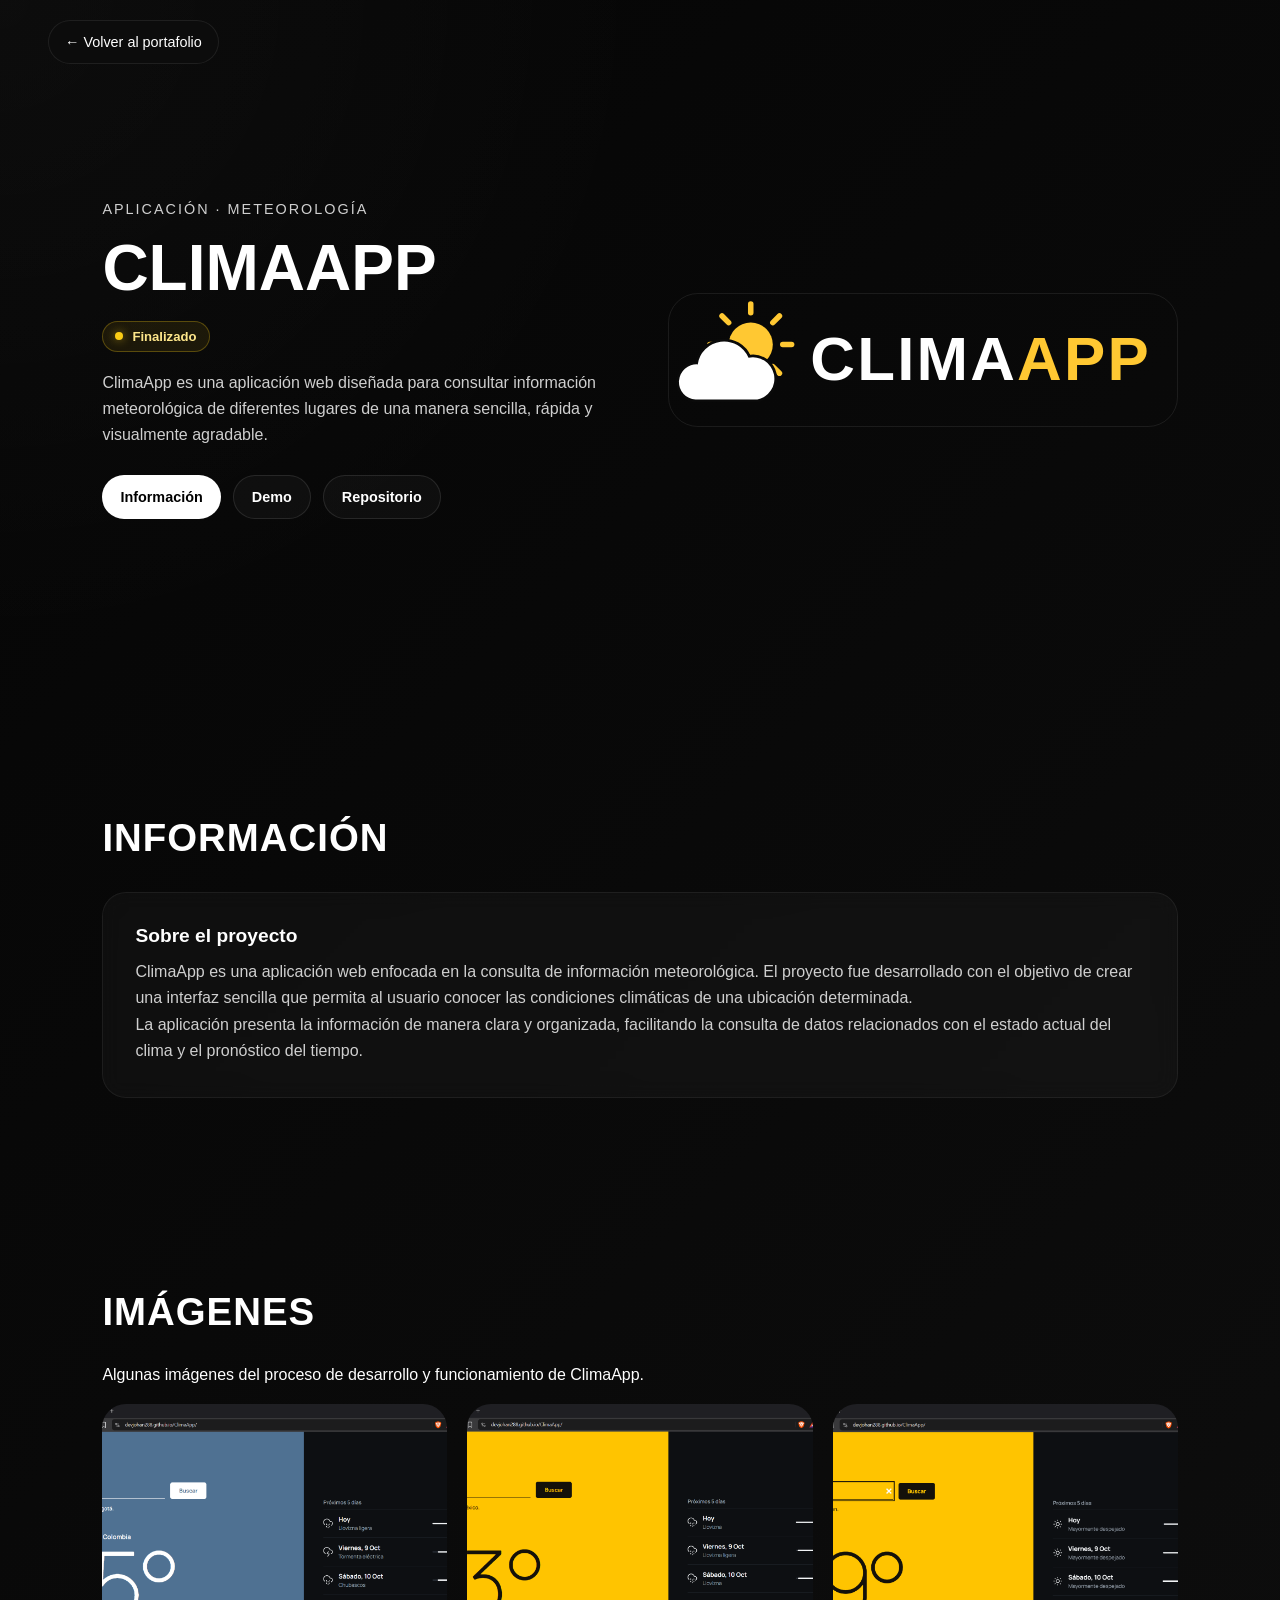
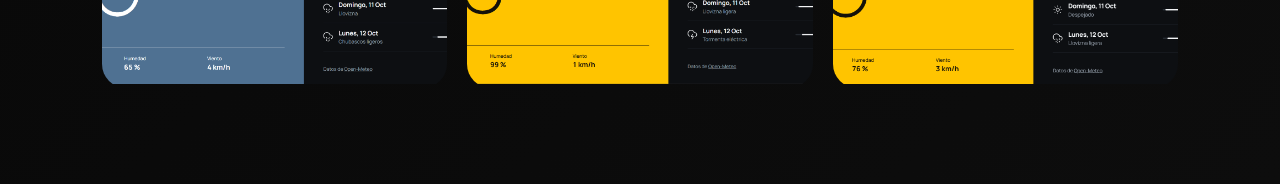
<file: src/Proyectos/ClimaApp/index.html>
<!DOCTYPE html>
<html lang="es">

<head>

  <meta charset="UTF-8" />
  <meta name="viewport" content="width=device-width, initial-scale=1.0" />

  <meta name="description"
    content="Información, características y galería de ClimaApp, una aplicación de pronóstico del tiempo desarrollada como proyecto de software.">

  <title>ClimaApp | Portafolio</title>

  <link rel="stylesheet" href="../../assets/css/p.css">

</head>

<body class="naruto-project">

  <a class="back-to-portfolio" href="../../../index.html">
    ← Volver al portafolio
  </a>

  <main>

    <!-- HERO -->
    <section class="project-hero" aria-labelledby="project-title">

      <div class="hero-content">

        <p class="project-label">Aplicación · Meteorología</p>

        <h1 id="project-title">ClimaApp</h1>

        <p class="project-status" role="status">
          <span class="project-status-dot" aria-hidden="true"></span>
          Finalizado
        </p>

        <p class="project-description">
          ClimaApp es una aplicación web diseñada para consultar información
          meteorológica de diferentes lugares de una manera sencilla, rápida
          y visualmente agradable.
        </p>

        <nav class="project-actions" aria-label="Acciones del proyecto">

          <a class="btn-primary" href="#overview">
            Información
          </a>

          <a class="btn-secondary" href="https://devjohan288.github.io/ClimaApp/">
            Demo
          </a>

          <a class="btn-secondary" href="https://github.com/DevJohan288/ClimaApp">
            Repositorio
          </a>

        </nav>

      </div>

      <figure class="hero-image">

        <img src="/src/assets/image/climaapp-logo.svg" alt="Logo de ClimaApp" fetchpriority="high">

      </figure>

    </section>


    <!-- INFORMACIÓN -->
    <section id="overview" aria-labelledby="overview-title">

      <div class="section-container">

        <h2 class="section-title" id="overview-title">
          Información
        </h2>

        <article class="overview-card">

          <h3>Sobre el proyecto</h3>

          <p>
            ClimaApp es una aplicación web enfocada en la consulta de
            información meteorológica. El proyecto fue desarrollado con el
            objetivo de crear una interfaz sencilla que permita al usuario
            conocer las condiciones climáticas de una ubicación determinada.
          </p>

          <p>
            La aplicación presenta la información de manera clara y
            organizada, facilitando la consulta de datos relacionados con
            el estado actual del clima y el pronóstico del tiempo.
          </p>

        </article>
      </div>

    </section>


    <!-- GALERÍA -->
    <section id="gallery" aria-labelledby="gallery-title">

      <div class="section-container">

        <h2 class="section-title" id="gallery-title">
          Imágenes
        </h2>

        <p>
          Algunas imágenes del proceso de desarrollo y funcionamiento
          de ClimaApp.
        </p>

        <div class="gallery-grid">

          <figure class="gallery-item">

            <img src="/src/Proyectos/ClimaApp/recursos/imagenes/1.png" alt="Interfaz de ClimaApp" loading="lazy">

          </figure>

          <figure class="gallery-item">

            <img src="/src/Proyectos/ClimaApp/recursos/imagenes/2.png" alt="Código fuente de ClimaApp" loading="lazy">

          </figure>

          <figure class="gallery-item">

            <img src="/src/Proyectos/ClimaApp/recursos/imagenes/3.png" alt="Pantalla de desarrollo de ClimaApp"
              loading="lazy">

          </figure>

        </div>

      </div>

    </section>

  </main>

</body>

</html>
</file>
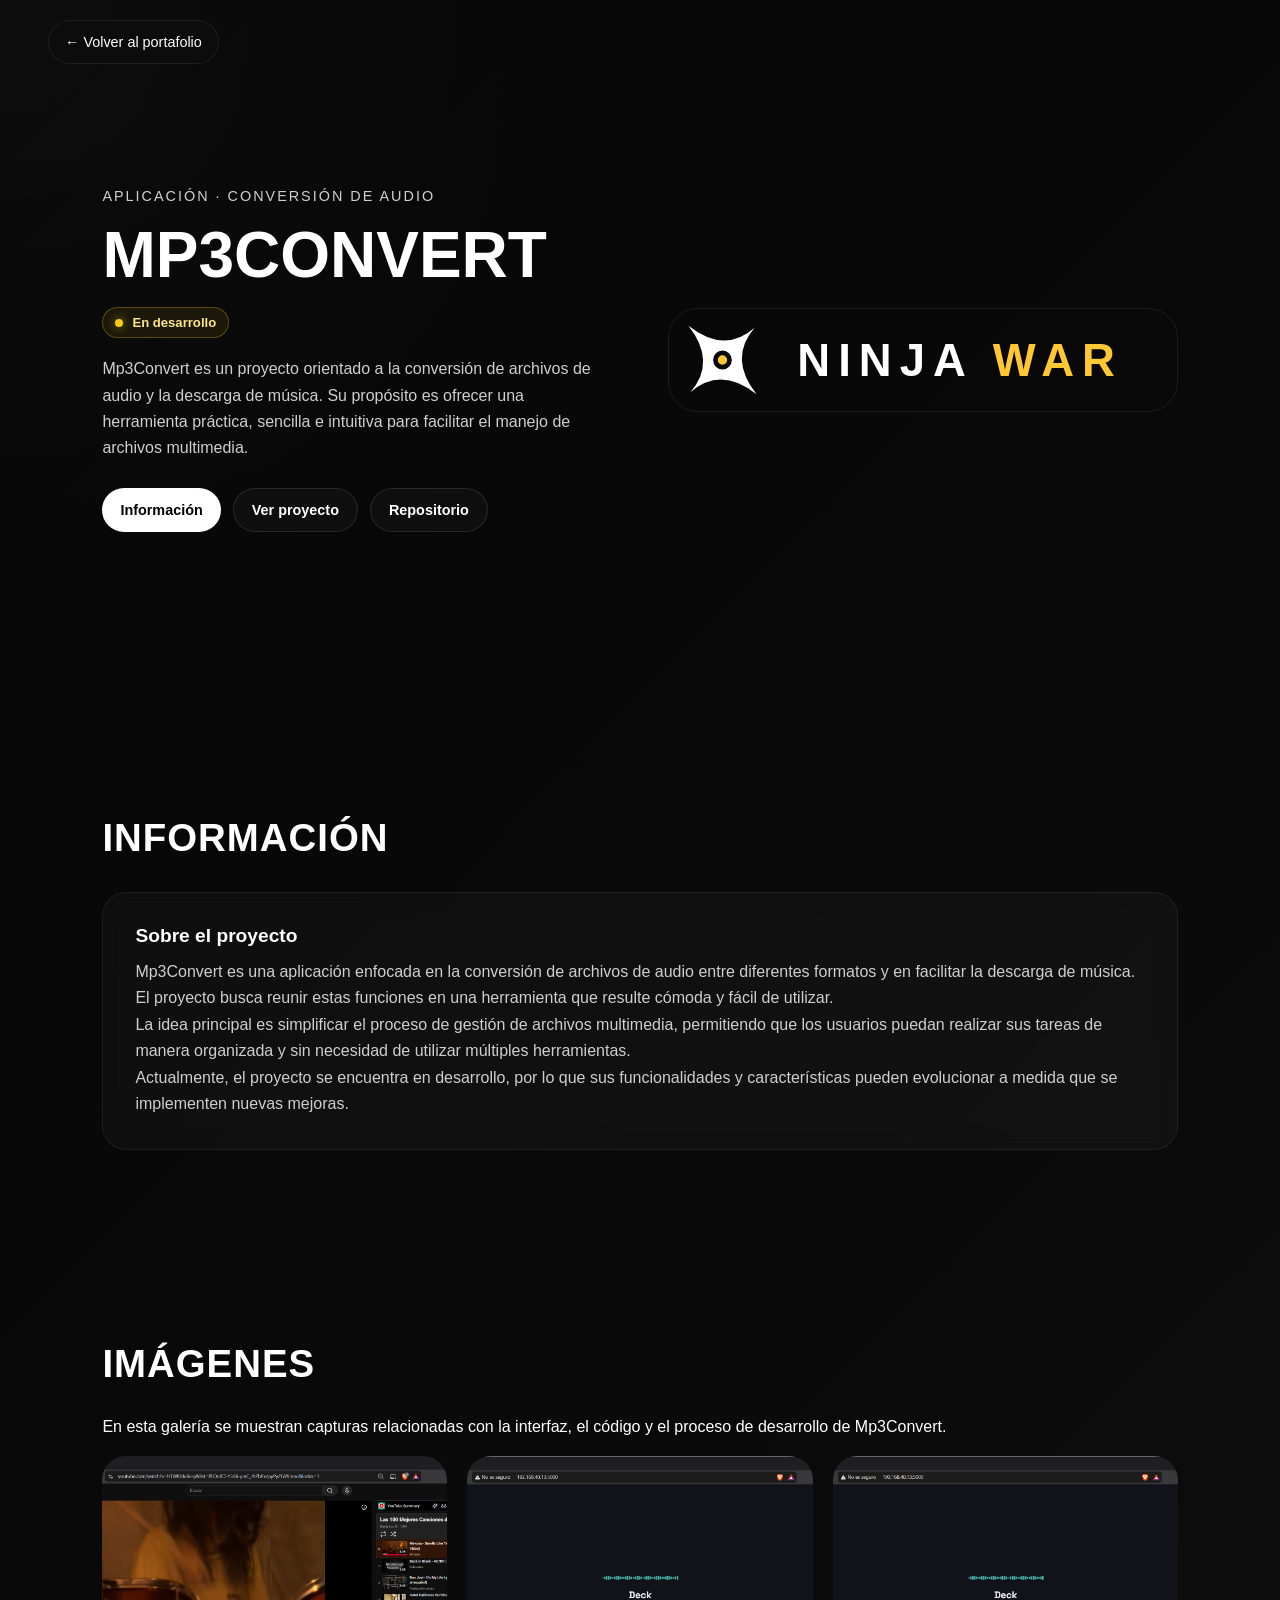
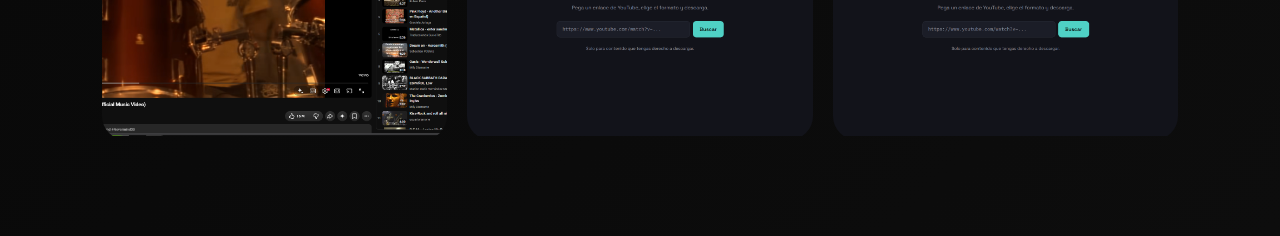
<file: src/Proyectos/Mp3Convert/index.html>
<!DOCTYPE html>
<html lang="es">

<head>
  <meta charset="UTF-8" />
  <meta name="viewport" content="width=device-width, initial-scale=1.0" />

  <meta name="description"
    content="Conoce Mp3Convert, un proyecto de conversión de audio y descarga de música, con información sobre sus características, desarrollo y tecnologías.">

  <title>Mp3Convert | Portafolio</title>

  <link rel="stylesheet" href="../../assets/css/p.css">
</head>

<body class="naruto-project">

  <a class="back-to-portfolio" href="../../../index.html">
    ← Volver al portafolio
  </a>

  <main>

    <!-- PRESENTACIÓN DEL PROYECTO -->
    <section class="project-hero" aria-labelledby="project-title">

      <div class="hero-content">

        <p class="project-label">
          Aplicación · Conversión de audio
        </p>

        <h1 id="project-title">Mp3Convert</h1>

        <p class="project-status" role="status">
          <span class="project-status-dot" aria-hidden="true"></span>
          En desarrollo
        </p>

        <p class="project-description">
          Mp3Convert es un proyecto orientado a la conversión de archivos
          de audio y la descarga de música. Su propósito es ofrecer una
          herramienta práctica, sencilla e intuitiva para facilitar el
          manejo de archivos multimedia.
        </p>

        <nav class="project-actions" aria-label="Acciones del proyecto">

          <a class="btn-primary" href="#overview">
            Información
          </a>

          <a class="btn-secondary" href="https://github.com/DevJohan288/Mp3Convert" target="_blank"
            rel="noopener noreferrer">
            Ver proyecto
          </a>

          <a class="btn-secondary" href="https://github.com/DevJohan288/Mp3Convert" target="_blank"
            rel="noopener noreferrer">
            Repositorio
          </a>

        </nav>

      </div>

      <figure class="hero-image">

        <img src="/src/assets/image/ninja-war-logo.svg" alt="Logo de Naruto Ninja War" fetchpriority="high">

      </figure>

    </section>


    <!-- INFORMACIÓN GENERAL -->
    <section id="overview" aria-labelledby="overview-title">

      <div class="section-container">

        <h2 class="section-title" id="overview-title">
          Información
        </h2>

        <article class="overview-card">

          <h3>Sobre el proyecto</h3>

          <p>
            Mp3Convert es una aplicación enfocada en la conversión de
            archivos de audio entre diferentes formatos y en facilitar
            la descarga de música. El proyecto busca reunir estas
            funciones en una herramienta que resulte cómoda y fácil
            de utilizar.
          </p>

          <p>
            La idea principal es simplificar el proceso de gestión
            de archivos multimedia, permitiendo que los usuarios
            puedan realizar sus tareas de manera organizada y sin
            necesidad de utilizar múltiples herramientas.
          </p>

          <p>
            Actualmente, el proyecto se encuentra en desarrollo,
            por lo que sus funcionalidades y características pueden
            evolucionar a medida que se implementen nuevas mejoras.
          </p>

        </article>
      </div>
    </section>


    <!-- GALERÍA -->
    <section id="gallery" aria-labelledby="gallery-title">

      <div class="section-container">

        <h2 class="section-title" id="gallery-title">
          Imágenes
        </h2>

        <p>
          En esta galería se muestran capturas relacionadas con la
          interfaz, el código y el proceso de desarrollo de Mp3Convert.
        </p>

        <div class="gallery-grid">

          <figure class="gallery-item">
            <img src="/src/Proyectos/Mp3Convert/recursos/imagenes/1.png" alt="Primera captura del proyecto Mp3Convert"
              loading="lazy">
          </figure>

          <figure class="gallery-item">
            <img src="/src/Proyectos/Mp3Convert/recursos/imagenes/2.png" alt="Segunda captura del proyecto Mp3Convert"
              loading="lazy">
          </figure>

          <figure class="gallery-item">
            <img src="/src/Proyectos/Mp3Convert/recursos/imagenes/2.png" alt="Tercera captura del proyecto Mp3Convert"
              loading="lazy">
          </figure>

        </div>

      </div>

    </section>

  </main>

</body>

</html>
</file>
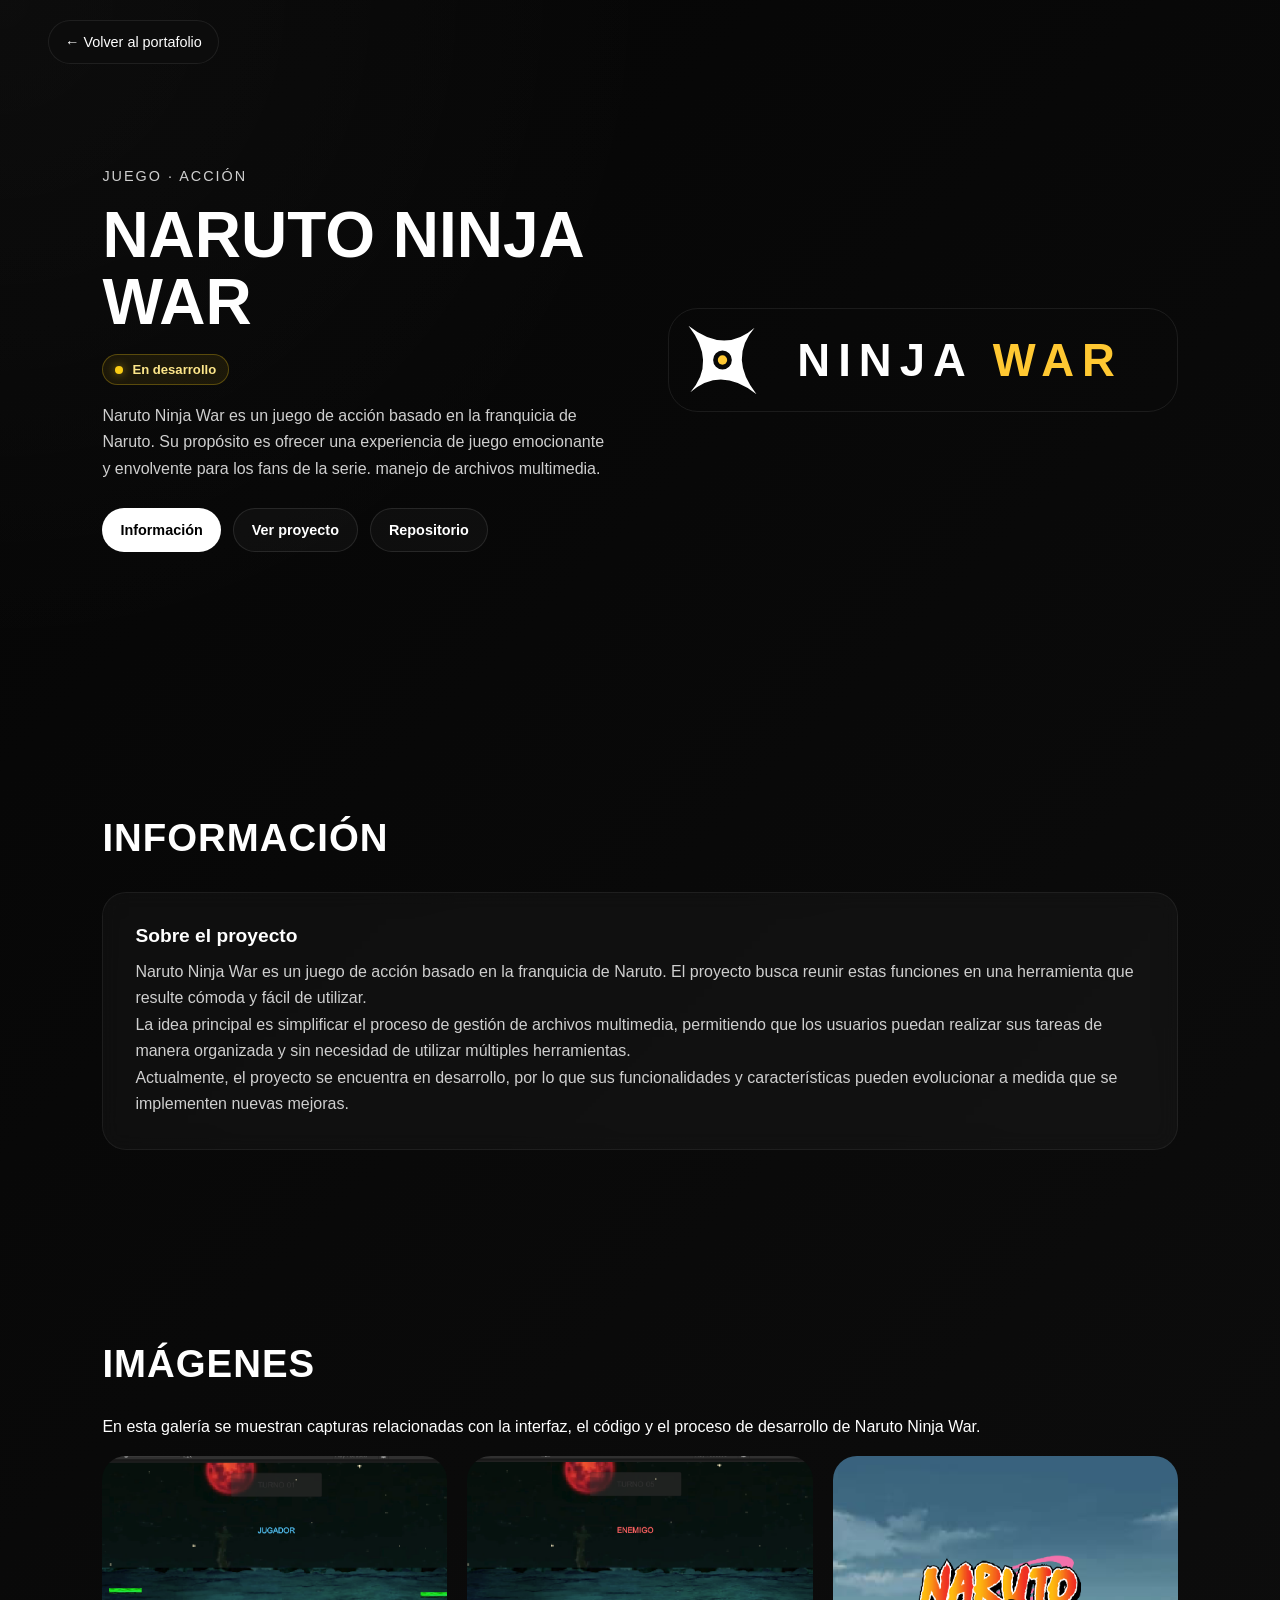
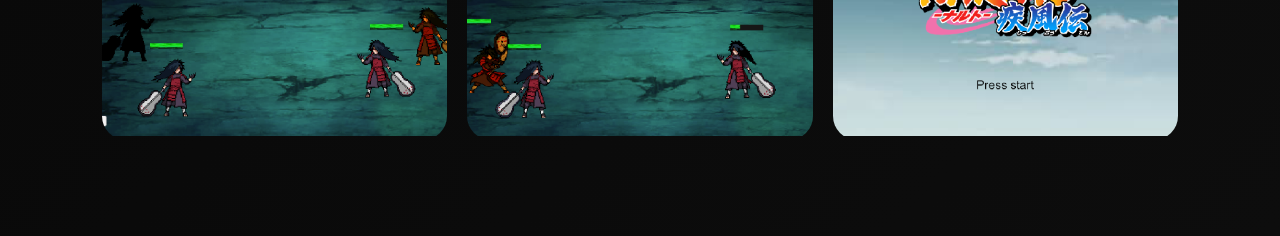
<file: src/Proyectos/NarutoNinjaWar/index.html>
<!DOCTYPE html>
<html lang="es">

<head>
  <meta charset="UTF-8" />
  <meta name="viewport" content="width=device-width, initial-scale=1.0" />

  <meta name="description"
    content="Conoce Naruto Ninja War, un proyecto de juego basado en la franquicia de Naruto, con información sobre sus características, desarrollo y tecnologías.">

  <title>Naruto Ninja War | Portafolio</title>

  <link rel="stylesheet" href="../../assets/css/p.css">
</head>

<body class="naruto-project">

  <a class="back-to-portfolio" href="../../../index.html">
    ← Volver al portafolio
  </a>

  <main>

    <!-- PRESENTACIÓN DEL PROYECTO -->
    <section class="project-hero" aria-labelledby="project-title">

      <div class="hero-content">

        <p class="project-label">
          Juego · Acción
        </p>

        <h1 id="project-title">Naruto Ninja War</h1>

        <p class="project-status" role="status">
          <span class="project-status-dot" aria-hidden="true"></span>
          En desarrollo
        </p>

        <p class="project-description">
          Naruto Ninja War es un juego de acción basado en la franquicia de Naruto. Su propósito es ofrecer una
          experiencia de juego emocionante y envolvente para los fans de la serie.
          manejo de archivos multimedia.
        </p>

        <nav class="project-actions" aria-label="Acciones del proyecto">

          <a class="btn-primary" href="#overview">
            Información
          </a>

          <a class="btn-secondary" href="https://github.com/DevJohan288/Naruto-Shippuden---Ninja-war" target="_blank"
            rel="noopener noreferrer">
            Ver proyecto
          </a>

          <a class="btn-secondary" href="https://github.com/DevJohan288/Naruto-Shippuden---Ninja-war target="_blank"
            rel="noopener noreferrer">
            Repositorio
          </a>

        </nav>

      </div>

      <figure class="hero-image">

        <img src="/src/assets/image/ninja-war-logo.svg" alt="Logo de Naruto Ninja War" fetchpriority="high">

      </figure>

    </section>


    <!-- INFORMACIÓN GENERAL -->
    <section id="overview" aria-labelledby="overview-title">

      <div class="section-container">

        <h2 class="section-title" id="overview-title">
          Información
        </h2>

        <article class="overview-card">

          <h3>Sobre el proyecto</h3>

          <p>
            Naruto Ninja War es un juego de acción basado en la franquicia de Naruto. El proyecto busca reunir estas
            funciones en una herramienta que resulte cómoda y fácil
            de utilizar.
          </p>

          <p>
            La idea principal es simplificar el proceso de gestión
            de archivos multimedia, permitiendo que los usuarios
            puedan realizar sus tareas de manera organizada y sin
            necesidad de utilizar múltiples herramientas.
          </p>

          <p>
            Actualmente, el proyecto se encuentra en desarrollo,
            por lo que sus funcionalidades y características pueden
            evolucionar a medida que se implementen nuevas mejoras.
          </p>

        </article>
      </div>
    </section>


    <!-- GALERÍA -->
    <section id="gallery" aria-labelledby="gallery-title">

      <div class="section-container">

        <h2 class="section-title" id="gallery-title">
          Imágenes
        </h2>

        <p>
          En esta galería se muestran capturas relacionadas con la
          interfaz, el código y el proceso de desarrollo de Naruto Ninja War.
        </p>

        <div class="gallery-grid">

          <figure class="gallery-item">
            <img src="/src/Proyectos/NarutoNinjaWar/recursos/imagenes/1.png"
              alt="Primera captura del proyecto Naruto Ninja War" loading="lazy">
          </figure>

          <figure class="gallery-item">
            <img src="/src/Proyectos/NarutoNinjaWar/recursos/imagenes/2.png"
              alt="Segunda captura del proyecto Naruto Ninja War" loading="lazy">
          </figure>

          <figure class="gallery-item">
            <img src="/src/Proyectos/NarutoNinjaWar/recursos/imagenes/3.png"
              alt="Tercera captura del proyecto Naruto Ninja War" loading="lazy">
          </figure>

        </div>

      </div>

    </section>

  </main>

</body>

</html>
</file>
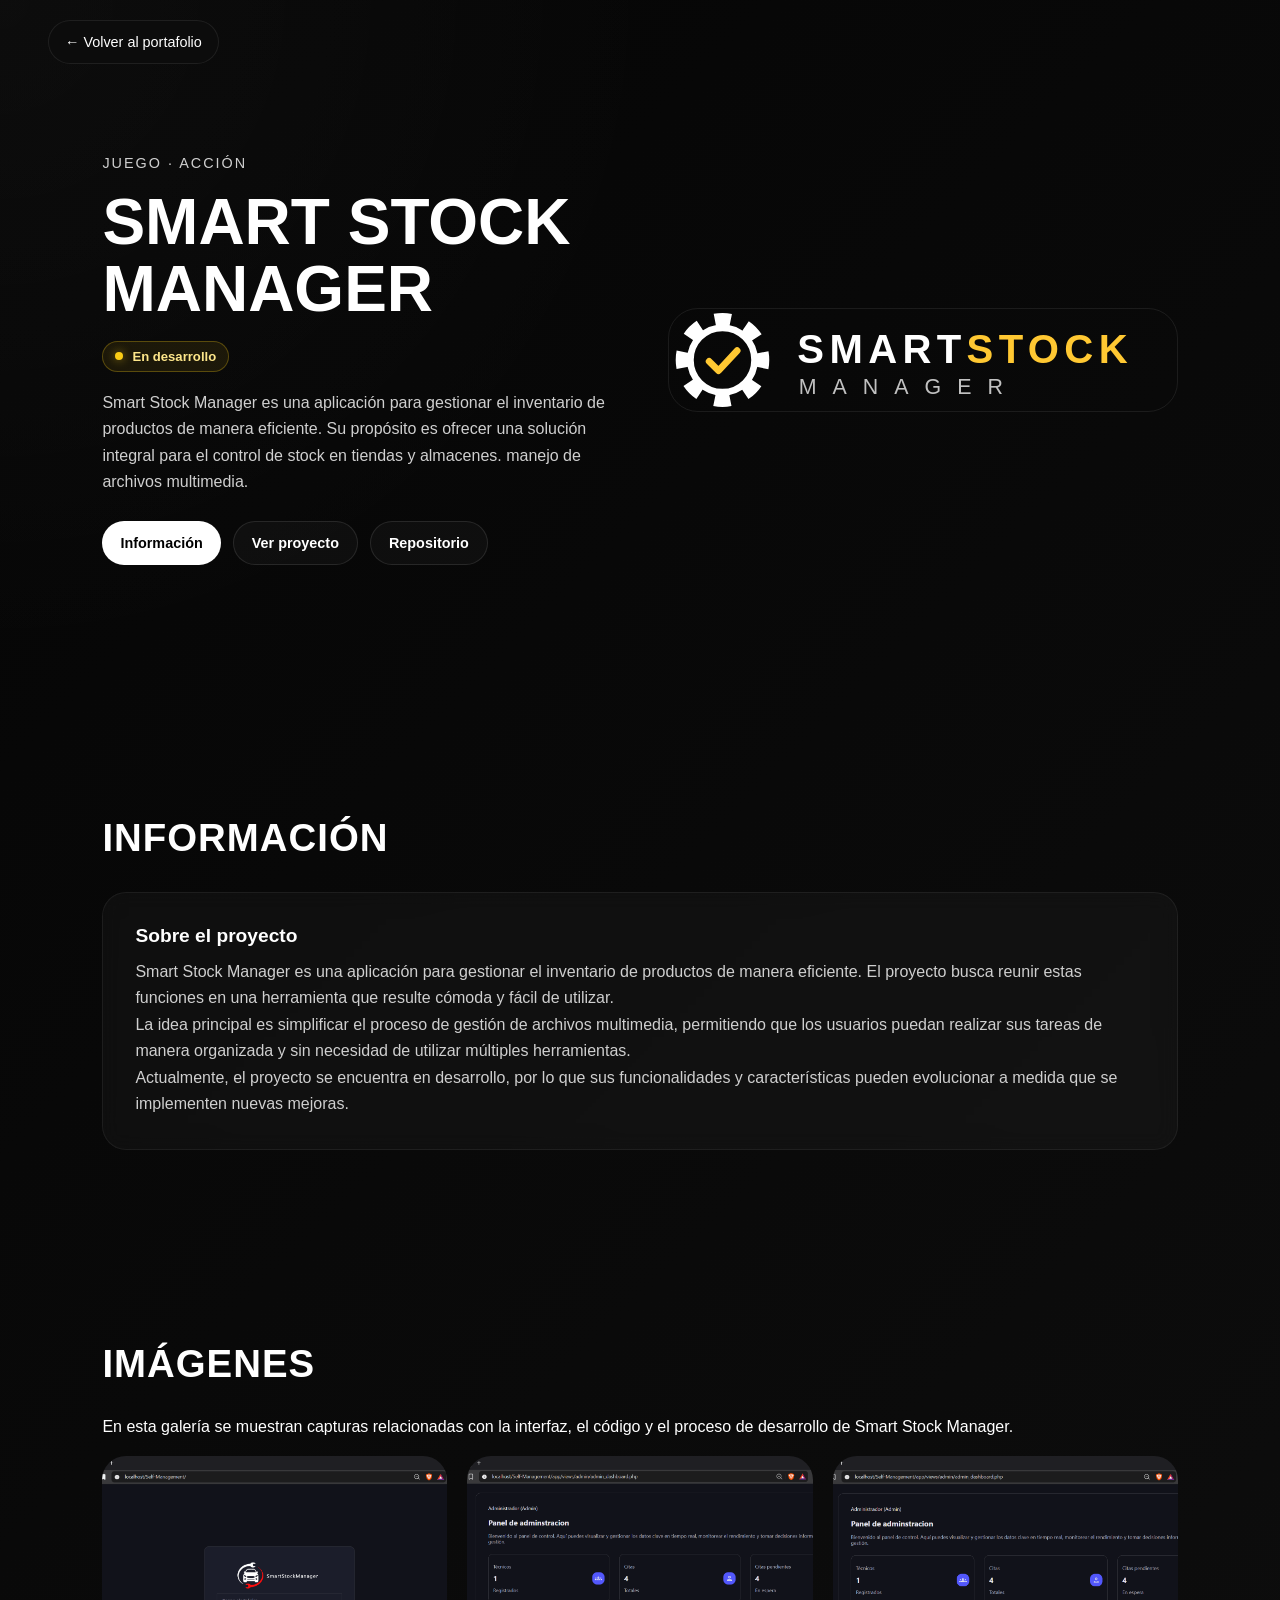
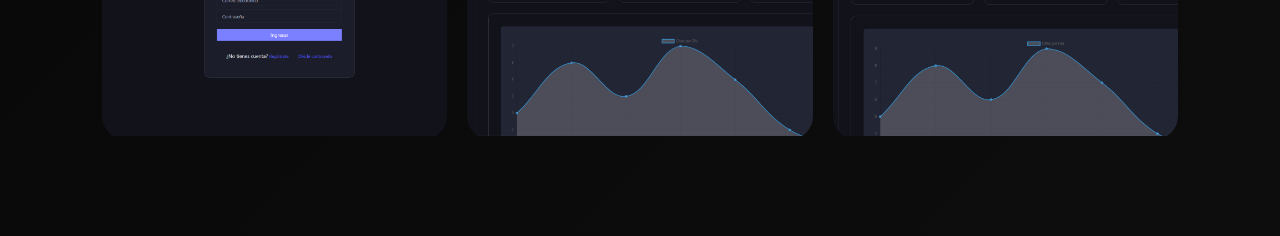
<file: src/Proyectos/SmartStockManager copy/index.html>
<!DOCTYPE html>
<html lang="es">

<head>
  <meta charset="UTF-8" />
  <meta name="viewport" content="width=device-width, initial-scale=1.0" />

  <meta name="description"
    content="Conoce Naruto Ninja War, un proyecto de juego basado en la franquicia de Naruto, con información sobre sus características, desarrollo y tecnologías.">

  <title>Smart Stock Manager | Portafolio</title>

  <link rel="stylesheet" href="../../assets/css/p.css">
</head>

<body class="naruto-project">

  <a class="back-to-portfolio" href="../../../index.html">
    ← Volver al portafolio
  </a>

  <main>

    <!-- PRESENTACIÓN DEL PROYECTO -->
    <section class="project-hero" aria-labelledby="project-title">

      <div class="hero-content">

        <p class="project-label">
          Juego · Acción
        </p>

        <h1 id="project-title">Smart Stock Manager</h1>

        <p class="project-status" role="status">
          <span class="project-status-dot" aria-hidden="true"></span>
          En desarrollo
        </p>

        <p class="project-description">
          Smart Stock Manager es una aplicación para gestionar el inventario de productos de manera eficiente. Su
          propósito es ofrecer una solución integral para el control de stock en tiendas y almacenes.
          manejo de archivos multimedia.
        </p>

        <nav class="project-actions" aria-label="Acciones del proyecto">

          <a class="btn-primary" href="#overview">
            Información
          </a>

          <a class="btn-secondary" href="https://github.com/DevJohan288/Naruto-Shippuden---Ninja-war" target="_blank"
            rel="noopener noreferrer">
            Ver proyecto
          </a>

          <a class="btn-secondary" href="https://github.com/DevJohan288/Naruto-Shippuden---Ninja-war target=" _blank"
            rel="noopener noreferrer">
            Repositorio
          </a>

        </nav>

      </div>

      <figure class="hero-image">

        <img src="/src/assets/image/smartstockmanager-logo.svg" alt="Logo de Smart Stock Manager" fetchpriority="high">

      </figure>

    </section>


    <!-- INFORMACIÓN GENERAL -->
    <section id="overview" aria-labelledby="overview-title">

      <div class="section-container">

        <h2 class="section-title" id="overview-title">
          Información
        </h2>

        <article class="overview-card">

          <h3>Sobre el proyecto</h3>

          <p>
            Smart Stock Manager es una aplicación para gestionar el inventario de productos de manera eficiente. El
            proyecto busca reunir estas
            funciones en una herramienta que resulte cómoda y fácil
            de utilizar.
          </p>

          <p>
            La idea principal es simplificar el proceso de gestión
            de archivos multimedia, permitiendo que los usuarios
            puedan realizar sus tareas de manera organizada y sin
            necesidad de utilizar múltiples herramientas.
          </p>

          <p>
            Actualmente, el proyecto se encuentra en desarrollo,
            por lo que sus funcionalidades y características pueden
            evolucionar a medida que se implementen nuevas mejoras.
          </p>

        </article>
      </div>
    </section>


    <!-- GALERÍA -->
    <section id="gallery" aria-labelledby="gallery-title">

      <div class="section-container">

        <h2 class="section-title" id="gallery-title">
          Imágenes
        </h2>

        <p>
          En esta galería se muestran capturas relacionadas con la
          interfaz, el código y el proceso de desarrollo de Smart Stock Manager.
        </p>

        <div class="gallery-grid">

          <figure class="gallery-item">
            <img src="/src/Proyectos/SmartStockManager/recursos/imagenes/1.png"
              alt="Primera captura del proyecto Smart Stock Manager" loading="lazy">
          </figure>

          <figure class="gallery-item">
            <img src="/src/Proyectos/SmartStockManager/recursos/imagenes/2.png"
              alt="Segunda captura del proyecto Smart Stock Manager" loading="lazy">
          </figure>

          <figure class="gallery-item">
            <img src="/src/Proyectos/SmartStockManager/recursos/imagenes/3.png"
              alt="Tercera captura del proyecto Smart Stock Manager" loading="lazy">
          </figure>

        </div>

      </div>

    </section>

  </main>

</body>

</html>
</file>
<file: src/assets/css/p.css>
/* =========================
   RESET
========================= */
* {
  margin: 0;
  padding: 0;
  box-sizing: border-box;
}

html {
  scroll-behavior: smooth;
}

/* =========================
   VARIABLES
========================= */
:root {

  --black-1: #050505;
  --black-2: #0d0d0d;
  --black-3: #151515;

  --gray-1: #1f1f1f;
  --gray-2: #2a2a2a;

  --white: #ffffff;
  --soft: #cfcfcf;

  --glass: rgba(255, 255, 255, 0.05);

  --border: rgba(255, 255, 255, 0.08);

  --transition: .3s ease;
}

/* =========================
   BODY
========================= */
body {

  font-family: Arial, sans-serif;

  color: white;

  background:
    radial-gradient(circle at top left,
      rgba(255, 255, 255, 0.03),
      transparent 30%),

    linear-gradient(135deg,
      var(--black-1),
      var(--black-2));

  overflow-x: hidden;
}

/* =========================
   GLOBAL
========================= */
section {

  padding: 120px 8%;
}

.section-container {

  max-width: 1400px;
  margin: auto;
}

.section-title {

  font-size: clamp(2.5rem, 5vw, 5rem);

  margin-bottom: 60px;

  text-transform: uppercase;

  letter-spacing: 2px;
}

/* =========================
   HEADER
========================= */
header {

  position: fixed;

  top: 20px;

  left: 50%;

  transform: translateX(-50%);

  width: 85%;

  z-index: 1000;
}

.navbar {

  display: grid;

  grid-template-columns: 1fr auto;

  align-items: center;

  padding: 18px 32px;

  border-radius: 50px;

  backdrop-filter: blur(14px);

  background: var(--glass);

  border: 1px solid var(--border);
}

.logo span {

  font-weight: 700;
}

.nav-links {

  display: grid;

  grid-auto-flow: column;

  gap: 24px;

  list-style: none;
}

.nav-links a {

  color: var(--soft);

  text-decoration: none;

  transition: var(--transition);
}

.nav-links a:hover {
  color: white;
}

/* =========================
   HERO
========================= */
.project-hero {

  min-height: 100vh;

  display: grid;

  grid-template-columns:
    repeat(auto-fit, minmax(320px, 1fr));

  align-items: center;

  gap: 60px;
}

.hero-content {

  display: grid;

  gap: 24px;
}

.project-label {

  text-transform: uppercase;

  letter-spacing: 2px;

  color: var(--soft);
}

.hero-content h1 {

  font-size: clamp(4rem, 8vw, 7rem);

  line-height: .95;

  text-transform: uppercase;
}

.project-description {

  max-width: 600px;

  line-height: 1.8;

  color: var(--soft);
}

/* IMAGE */
.hero-image {

  position: relative;

  overflow: hidden;

  border-radius: 30px;

  border: 1px solid rgba(255, 255, 255, 0.08);
}

.hero-image img {

  width: 100%;

  height: 100%;

  object-fit: cover;

  display: block;
}

/* =========================
   BUTTONS
========================= */
.hero-buttons {

  display: flex;

  gap: 20px;

  margin-top: 20px;
}

.btn-primary,
.btn-secondary {

  padding: 14px 28px;

  border-radius: 40px;

  text-decoration: none;

  transition: var(--transition);

  font-weight: 600;
}

.btn-primary {

  background: white;

  color: black;
}

.btn-primary:hover {

  transform: translateY(-4px);
}

.btn-secondary {

  border: 1px solid rgba(255, 255, 255, 0.1);

  color: white;

  background: rgba(255, 255, 255, 0.03);
}

.btn-secondary:hover {

  background: rgba(255, 255, 255, 0.08);
}

/* =========================
   OVERVIEW
========================= */
.overview-grid {

  display: grid;

  grid-template-columns:
    repeat(auto-fit, minmax(250px, 1fr));

  gap: 30px;
}

.overview-card {
  border-radius: 24px;

  background: rgba(255, 255, 255, 0.03);

  border: 1px solid rgba(255, 255, 255, 0.06);

  backdrop-filter: blur(10px);
}

.overview-card h3 {

  margin-bottom: 20px;

  font-size: 1.5rem;
}

.overview-card p {

  line-height: 1.8;

  color: var(--soft);
}

/* =========================
   GALLERY
========================= */
.gallery-grid {

  display: grid;

  grid-template-columns:
    repeat(auto-fit, minmax(320px, 1fr));

  gap: 30px;
}

.gallery-item {

  overflow: hidden;

  border-radius: 24px;
}

.gallery-item img {

  width: 100%;

  height: 400px;

  object-fit: cover;

  transition: .5s ease;
}

.gallery-item:hover img {

  transform: scale(1.05);
}

/* =========================
   STACK
========================= */
.stack-grid {

  display: grid;

  grid-template-columns:
    repeat(auto-fit, minmax(180px, 1fr));

  gap: 20px;
}

.tech-card {

  padding: 30px;

  text-align: center;

  border-radius: 20px;

  background: rgba(255, 255, 255, 0.03);

  border: 1px solid rgba(255, 255, 255, 0.06);

  font-weight: 600;

  transition: var(--transition);
}

.tech-card:hover {

  transform: translateY(-6px);

  background: rgba(255, 255, 255, 0.06);
}

/* =========================
   NEXT PROJECT
========================= */
.next-project {

  text-align: center;
}

.next-container {

  display: grid;

  gap: 20px;

  justify-items: center;
}

.next-container p {

  color: var(--soft);

  text-transform: uppercase;

  letter-spacing: 2px;
}

.next-container h2 {

  font-size: clamp(3rem, 6vw, 5rem);
}

/* =========================
   FOOTER
========================= */
footer {

  padding: 80px 8% 30px;

  border-top:
    1px solid rgba(255, 255, 255, 0.08);
}

.footer-container {

  display: grid;

  grid-template-columns:
    repeat(auto-fit, minmax(250px, 1fr));

  gap: 50px;

  margin-bottom: 50px;
}

.footer-brand p {

  color: var(--soft);

  line-height: 1.8;

  margin-top: 20px;
}

.footer-links ul,
.footer-social ul {

  display: grid;

  gap: 14px;

  list-style: none;

  margin-top: 20px;
}

.footer-links a,
.footer-social a {

  color: var(--soft);

  text-decoration: none;

  transition: var(--transition);
}

.footer-links a:hover,
.footer-social a:hover {

  color: white;
}

.footer-bottom {

  padding-top: 30px;

  border-top:
    1px solid rgba(255, 255, 255, 0.08);

  text-align: center;
}

.footer-bottom p {

  color: #777;
}

/* =========================
   RESPONSIVE
========================= */
@media(max-width:900px) {

  .navbar {

    grid-template-columns: 1fr;

    gap: 20px;

    text-align: center;
  }

  .nav-links {

    grid-auto-flow: row;
  }

  .hero-buttons {

    flex-direction: column;
  }

  .hero-content h1 {

    font-size: 4rem;
  }
}

@media(max-width:600px) {

  .section-title {

    font-size: 2.5rem;
  }

  .hero-content h1 {

    font-size: 3rem;
  }

  .overview-card {

    padding: 24px;
  }
}

.naruto-project section {
  padding: clamp(64px, 8vw, 96px) 8%;
}

.naruto-project .back-to-portfolio {
  position: fixed;
  top: 20px;
  left: clamp(16px, 5vw, 48px);
  z-index: 1000;
  display: inline-flex;
  align-items: center;
  min-height: 44px;
  padding: 10px 16px;
  border: 1px solid var(--border);
  border-radius: 999px;
  background: rgba(13, 13, 13, .88);
  color: var(--white);
  font-size: .9rem;
  text-decoration: none;
  backdrop-filter: blur(12px);
  transition: var(--transition);
}

.naruto-project .back-to-portfolio:hover {
  background: rgba(255, 255, 255, .12);
  transform: translateY(-2px);
}

.naruto-project .project-hero {
  min-height: 80vh;
  grid-template-columns: repeat(auto-fit, minmax(min(100%, 280px), 1fr));
  gap: clamp(28px, 5vw, 56px);
}

.naruto-project .hero-content {
  gap: 18px;
}

.naruto-project .hero-content h1 {
  font-size: clamp(2.5rem, 5vw, 4rem);
  line-height: 1.05;
}

.naruto-project .project-label {
  font-size: .9rem;
}

.naruto-project .project-status {
  display: inline-flex;
  align-items: center;
  gap: 9px;
  width: fit-content;
  padding: 7px 12px;
  border: 1px solid rgba(250, 204, 21, .28);
  border-radius: 999px;
  background: rgba(250, 204, 21, .08);
  color: #fde68a;
  font-size: .82rem;
  font-weight: 600;
}

.naruto-project .project-status-dot {
  width: 8px;
  height: 8px;
  border-radius: 50%;
  background: #facc15;
  box-shadow: 0 0 10px rgba(250, 204, 21, .55);
}

.naruto-project .project-description,
.naruto-project .overview-card p {
  font-size: 1rem;
  line-height: 1.65;
}

.naruto-project .project-actions {
  display: flex;
  flex-wrap: wrap;
  gap: 12px;
  margin-top: 8px;
}

.naruto-project .btn-primary,
.naruto-project .btn-secondary {
  display: inline-flex;
  align-items: center;
  justify-content: center;
  min-height: 44px;
  padding: 11px 18px;
  font-size: .9rem;
}

.naruto-project .section-title {
  margin-bottom: 32px;
  font-size: clamp(1.8rem, 3vw, 2.5rem);
  letter-spacing: 1px;
}

.naruto-project .overview-card {
  max-width: 100%;
  padding: clamp(22px, 4vw, 32px);
}

.naruto-project .overview-card h3 {
  margin-bottom: 12px;
  font-size: 1.2rem;
}

.naruto-project .gallery-grid {
  grid-template-columns: repeat(auto-fit, minmax(min(100%, 220px), 1fr));
  gap: 20px;
  margin-top: 20px;
}

.naruto-project .gallery-item img {
  height: clamp(180px, 24vw, 280px);
}

@media(max-width:600px) {
  .naruto-project section {
    padding: 56px 6%;
  }

  .naruto-project .project-hero {
    min-height: auto;
    padding-top: 100px;
  }

  .naruto-project .project-actions {
    align-items: stretch;
  }

  .naruto-project .project-actions a {
    flex: 1 1 145px;
  }
}
</file>
